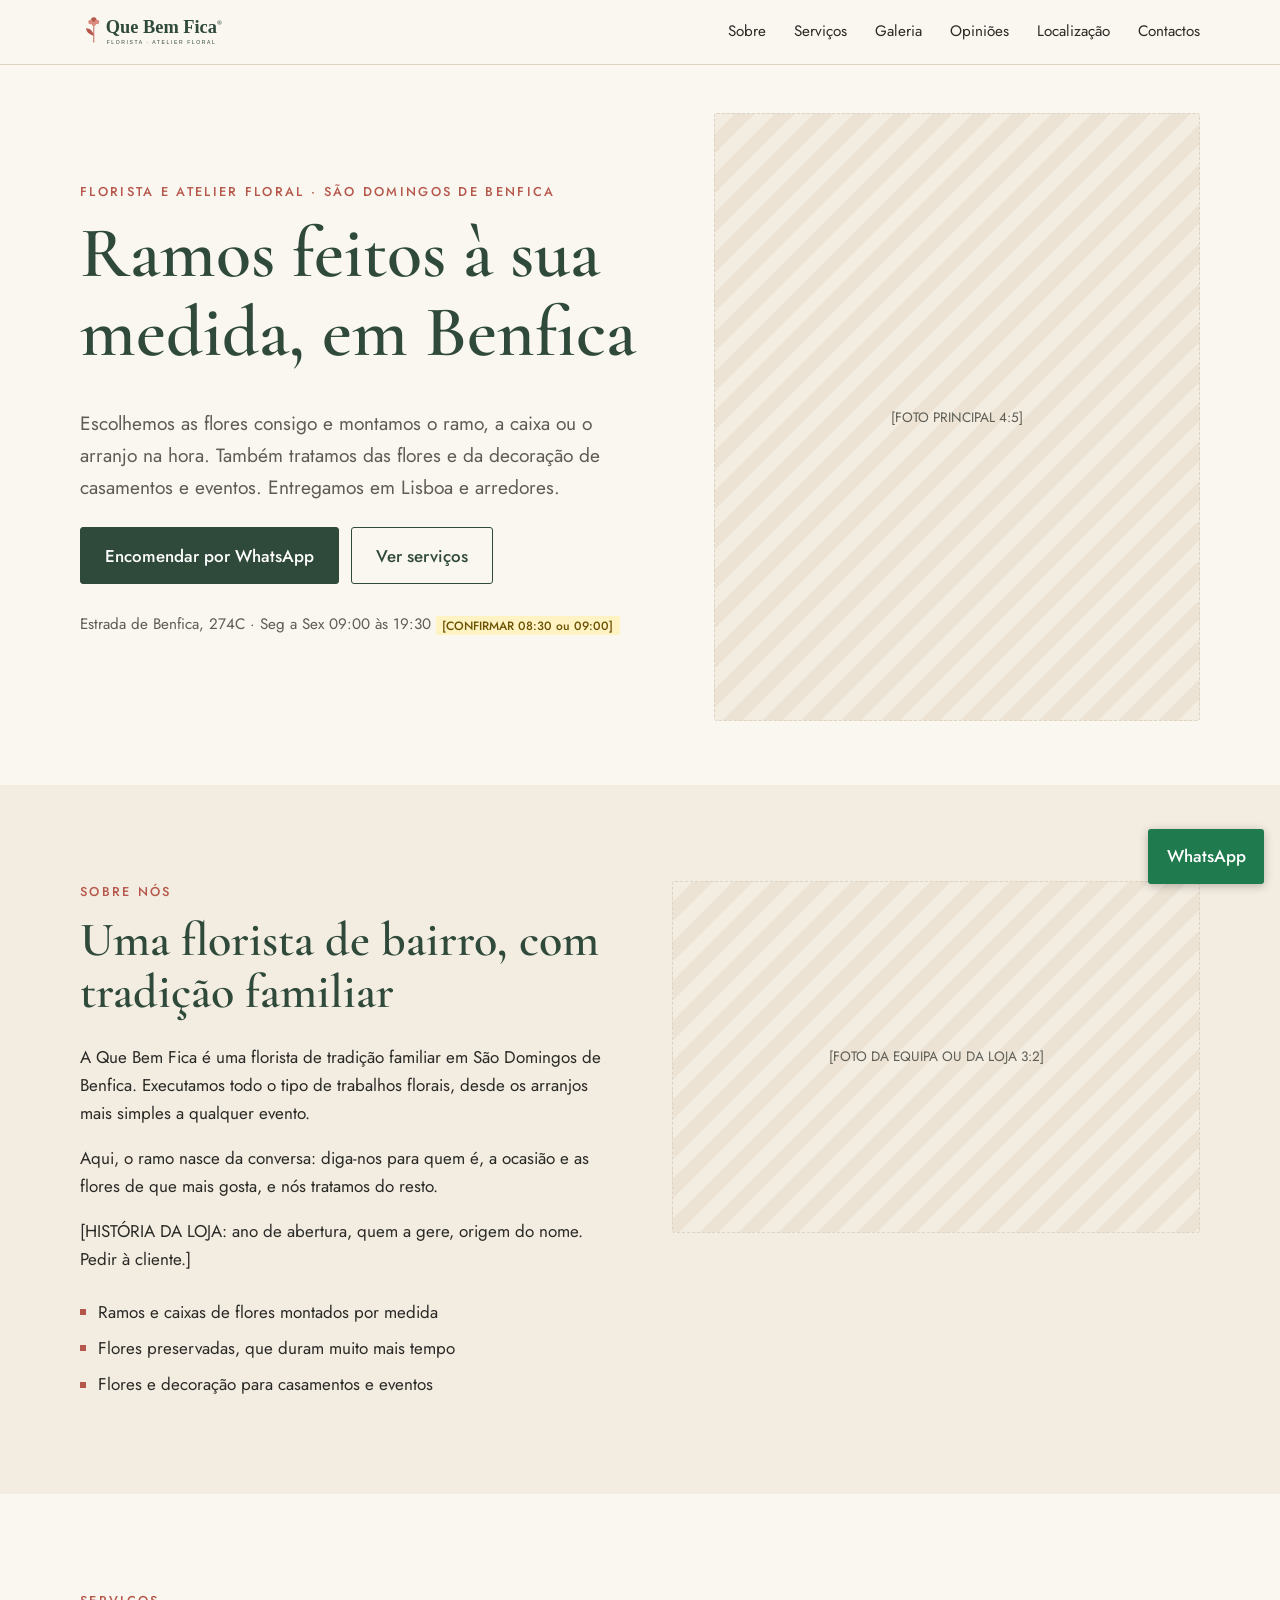
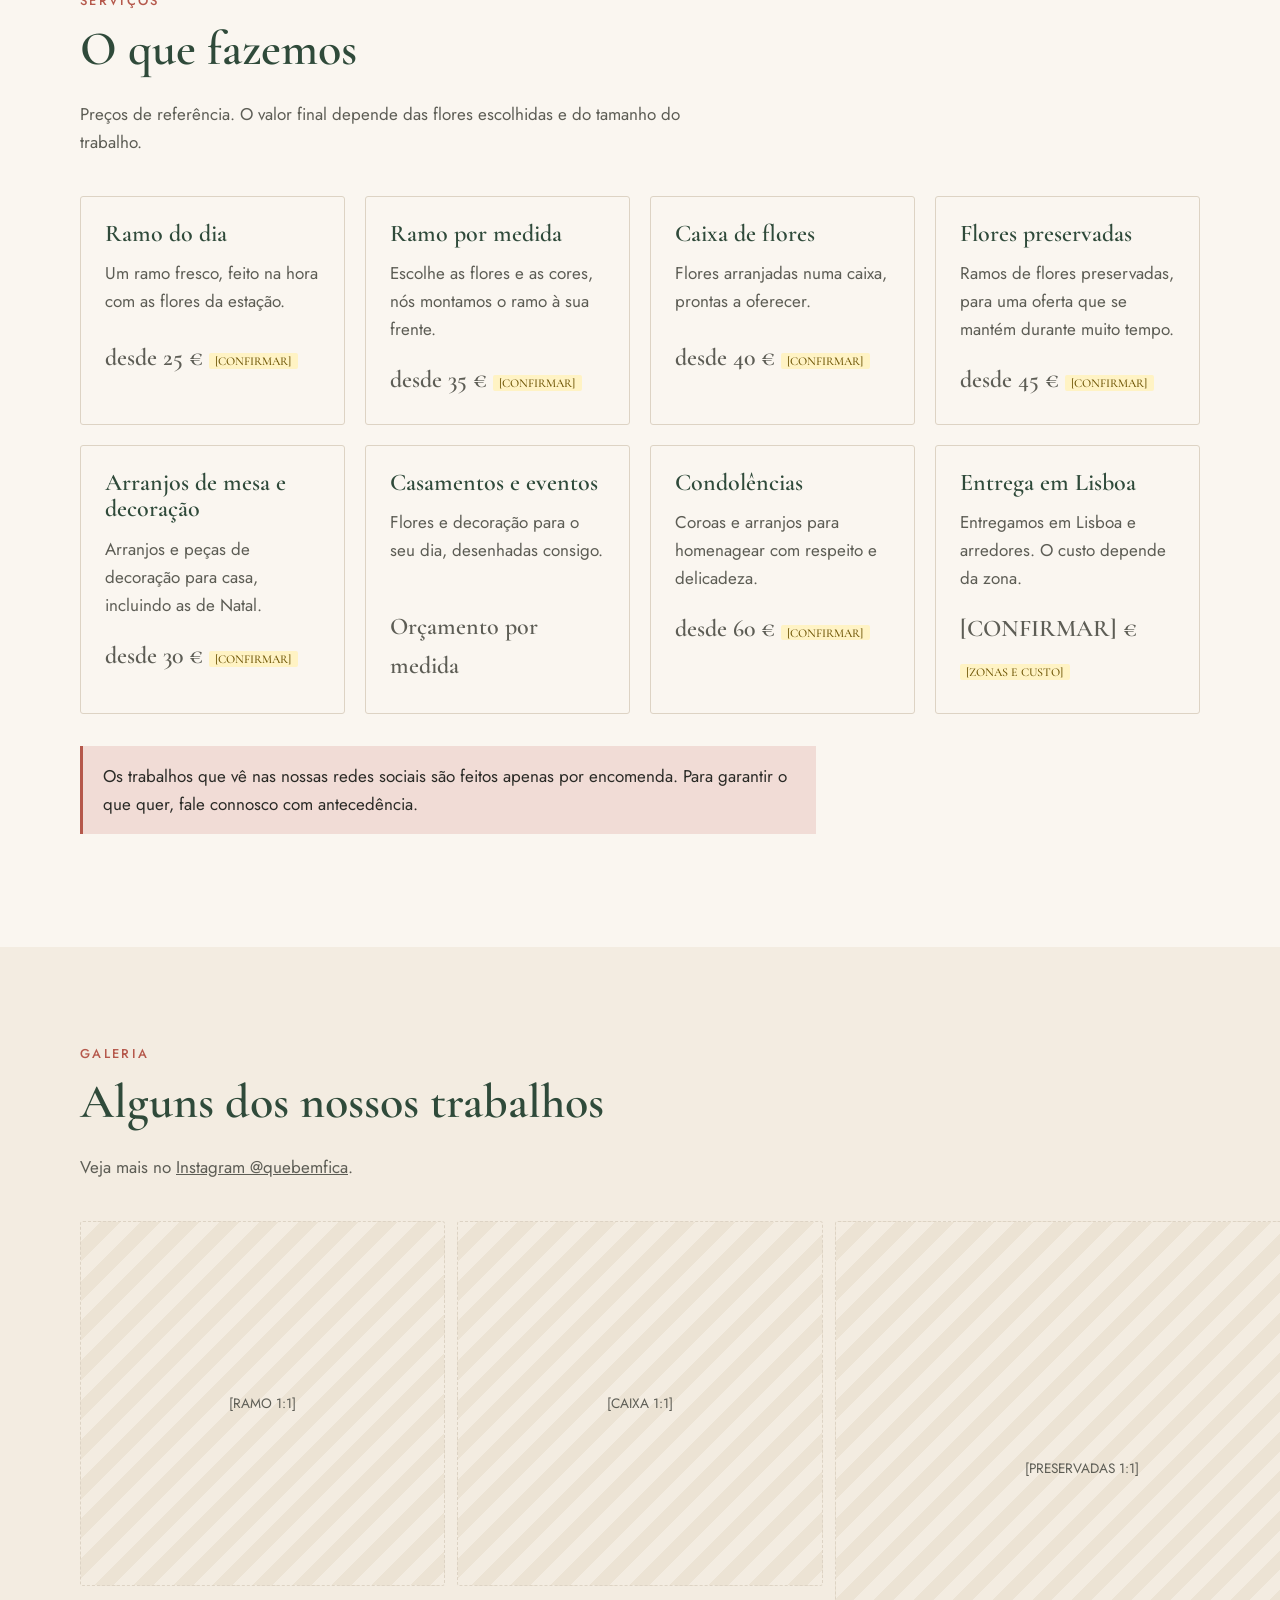
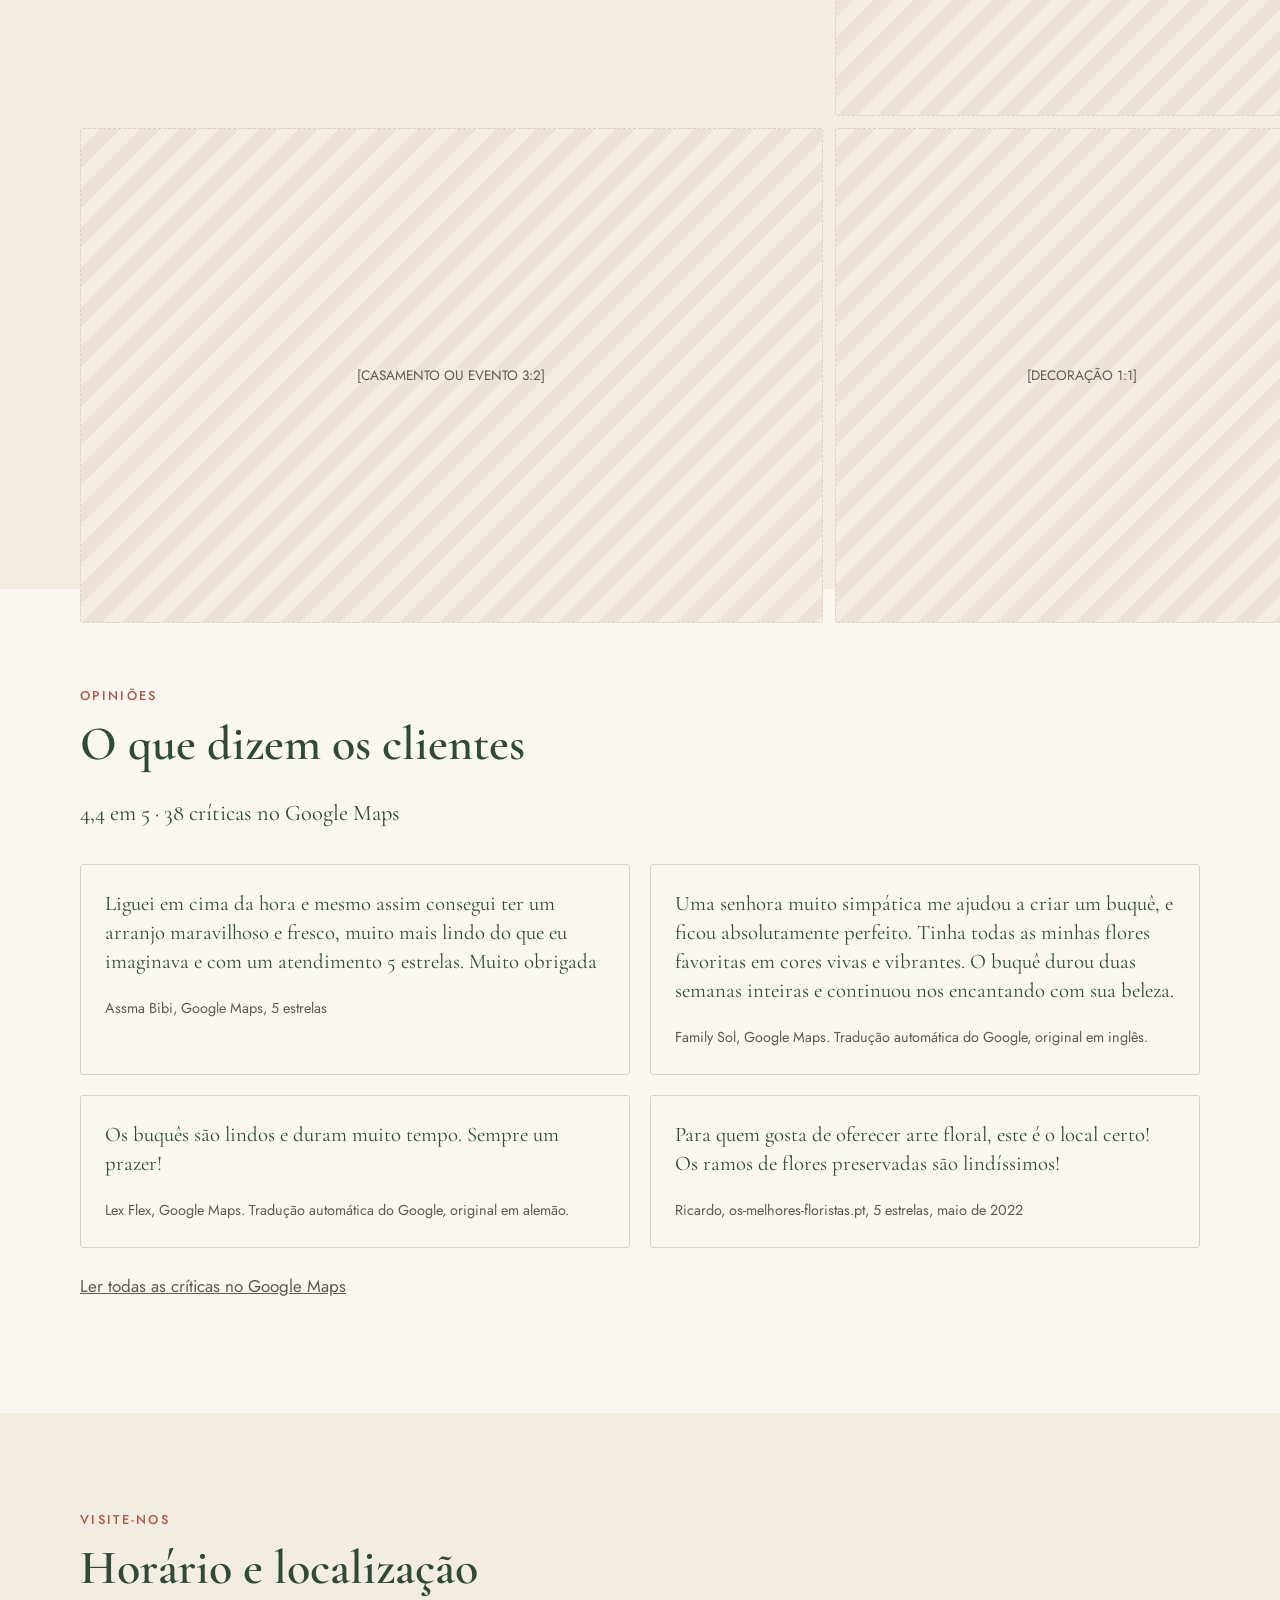
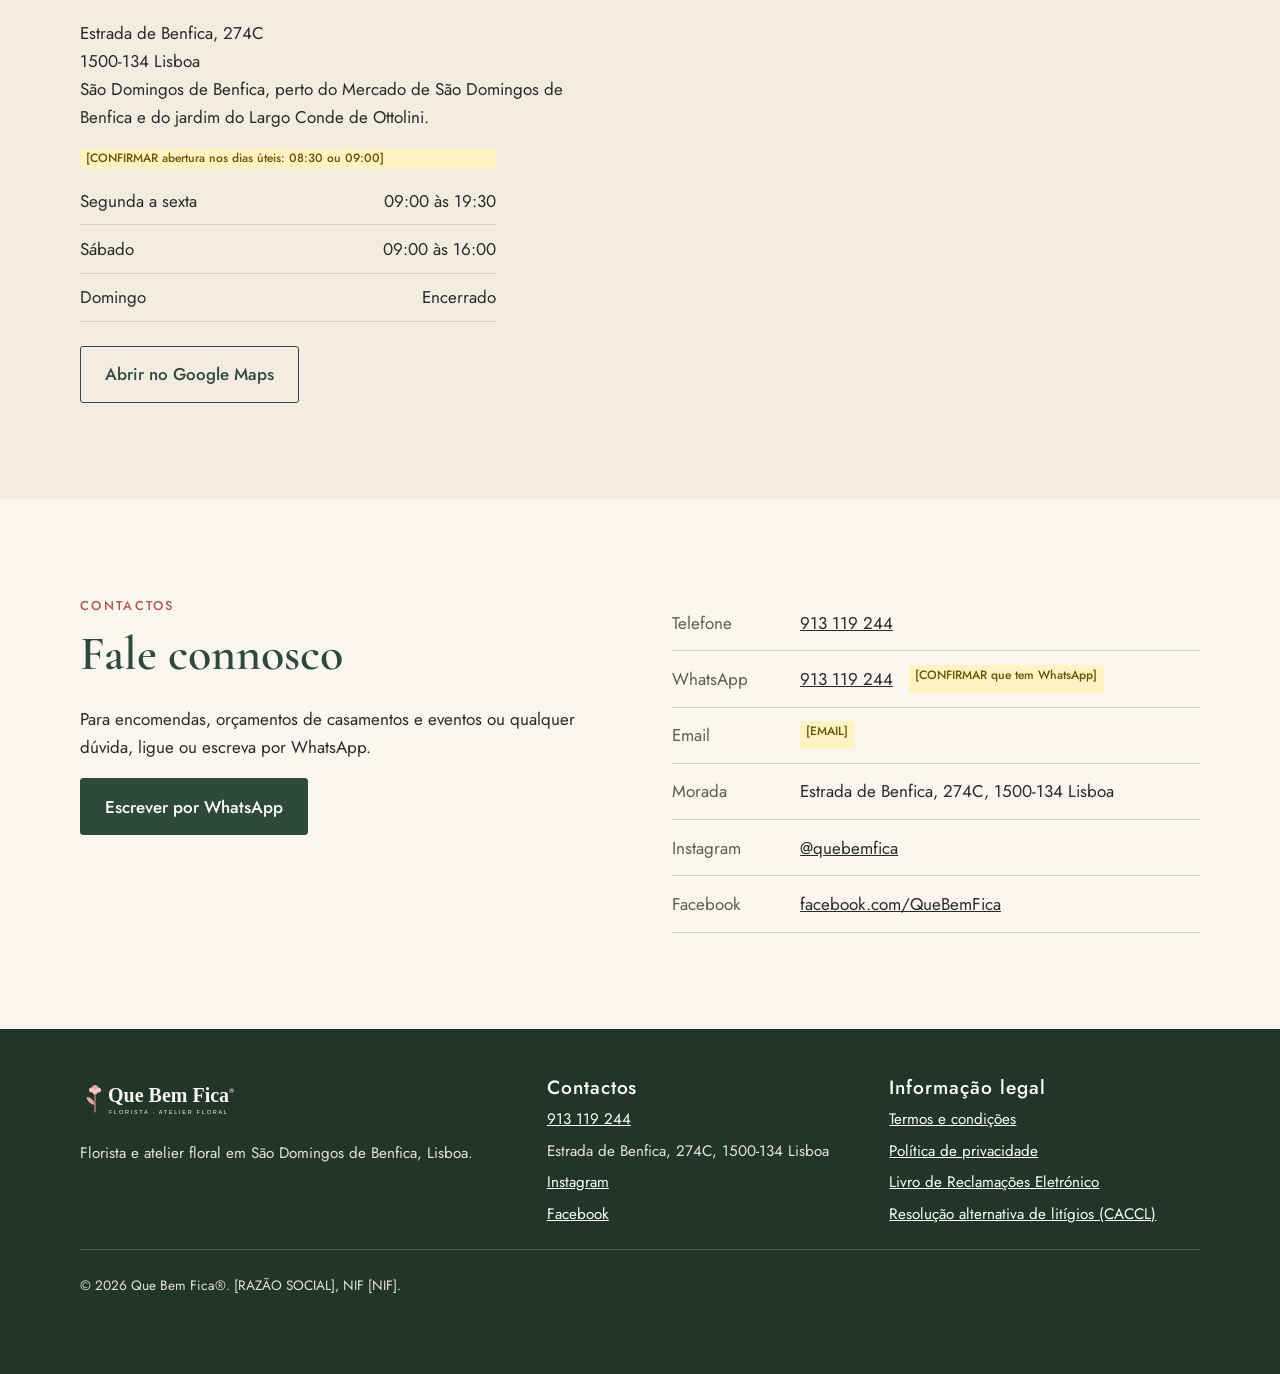
<file: index.html>
<!DOCTYPE html>
<html lang="pt-PT">
<head>
  <meta charset="utf-8">
  <meta name="viewport" content="width=device-width, initial-scale=1">
  <title>Que Bem Fica | Florista em São Domingos de Benfica, Lisboa</title>
  <meta name="description" content="Florista e atelier de arte floral em São Domingos de Benfica, Lisboa. Ramos por medida, caixas de flores, flores preservadas, casamentos e eventos. Entregas em Lisboa e arredores.">
  <link rel="canonical" href="https://www.quebemfica.pt/"><!-- [CONFIRMAR] trocar pelo domínio final -->
  <meta property="og:title" content="Que Bem Fica | Florista em São Domingos de Benfica">
  <meta property="og:description" content="Ramos por medida, caixas de flores, flores preservadas, casamentos e eventos em Lisboa.">
  <meta property="og:type" content="website">
  <meta property="og:locale" content="pt_PT">
  <meta name="theme-color" content="#2f4a3a">
  <link rel="icon" href="assets/logo-claro.svg" type="image/svg+xml">

  <link rel="preconnect" href="https://fonts.googleapis.com">
  <link rel="preconnect" href="https://fonts.gstatic.com" crossorigin>
  <link href="https://fonts.googleapis.com/css2?family=Cormorant+Garamond:wght@500;600&family=Jost:wght@400;500&display=swap" rel="stylesheet">
  <link rel="stylesheet" href="style.css">

  <!-- Dados estruturados para o Google (SEO local). Atualizar se o horário ou os contactos mudarem. -->
  <script type="application/ld+json">
  {
    "@context": "https://schema.org",
    "@type": "Florist",
    "name": "Que Bem Fica",
    "description": "Florista e atelier de arte floral em São Domingos de Benfica, Lisboa.",
    "telephone": "+351913119244",
    "url": "https://www.quebemfica.pt/",
    "address": {
      "@type": "PostalAddress",
      "streetAddress": "Estrada de Benfica, 274C",
      "postalCode": "1500-134",
      "addressLocality": "Lisboa",
      "addressRegion": "Lisboa",
      "addressCountry": "PT"
    },
    "geo": { "@type": "GeoCoordinates", "latitude": 38.7443677, "longitude": -9.1781779 },
    "hasMap": "https://www.google.com/maps?cid=12050778561792157157",
    "openingHoursSpecification": [
      { "@type": "OpeningHoursSpecification", "dayOfWeek": ["Monday","Tuesday","Wednesday","Thursday","Friday"], "opens": "09:00", "closes": "19:30" },
      { "@type": "OpeningHoursSpecification", "dayOfWeek": "Saturday", "opens": "09:00", "closes": "16:00" }
    ],
    "sameAs": [
      "https://www.instagram.com/quebemfica/",
      "https://www.facebook.com/QueBemFica/"
    ]
  }
  </script>
</head>
<body>
  <a class="salto" href="#conteudo">Saltar para o conteúdo</a>

  <header class="topo">
    <div class="wrap">
      <a href="#inicio" aria-label="Que Bem Fica, início"><img src="assets/logo-claro.svg" alt="Que Bem Fica" width="147" height="44"></a>
      <button class="menu-btn" aria-expanded="false" aria-controls="menu">Menu</button>
      <nav id="menu" class="menu" aria-label="Principal">
        <a href="#sobre">Sobre</a>
        <a href="#servicos">Serviços</a>
        <a href="#galeria">Galeria</a>
        <a href="#opinioes">Opiniões</a>
        <a href="#localizacao">Localização</a>
        <a href="#contactos">Contactos</a>
      </nav>
    </div>
  </header>

  <main id="conteudo">

    <!-- 1. HERO -->
    <section class="hero" id="inicio">
      <div class="wrap">
        <div>
          <p class="etiqueta">Florista e atelier floral · São Domingos de Benfica</p>
          <h1>Ramos feitos à sua medida, em Benfica</h1>
          <p class="sub">Escolhemos as flores consigo e montamos o ramo, a caixa ou o arranjo na hora. Também tratamos das flores e da decoração de casamentos e eventos. Entregamos em Lisboa e arredores.</p>
          <div class="acoes">
            <a class="btn btn-principal" href="https://wa.me/351913119244?text=Ol%C3%A1%2C%20gostava%20de%20encomendar%20flores.">Encomendar por WhatsApp</a>
            <a class="btn btn-sec" href="#servicos">Ver serviços</a>
          </div>
          <p class="hero-info">Estrada de Benfica, 274C · Seg a Sex 09:00 às 19:30 <span class="confirmar">[CONFIRMAR 08:30 ou 09:00]</span></p>
        </div>
        <!-- Foto real da loja ou de um ramo (formato 4:5) -->
        <div class="foto p-4x5" role="img" aria-label="Espaço reservado para foto da loja ou de um ramo">[FOTO PRINCIPAL 4:5]</div>
      </div>
    </section>

    <!-- 2. SOBRE NÓS -->
    <section class="sobre alt" id="sobre">
      <div class="wrap">
        <div class="revelar">
          <p class="etiqueta">Sobre nós</p>
          <h2>Uma florista de bairro, com tradição familiar</h2>
          <p>A Que Bem Fica é uma florista de tradição familiar em São Domingos de Benfica. Executamos todo o tipo de trabalhos florais, desde os arranjos mais simples a qualquer evento.</p>
          <p>Aqui, o ramo nasce da conversa: diga-nos para quem é, a ocasião e as flores de que mais gosta, e nós tratamos do resto.</p>
          <p>[HISTÓRIA DA LOJA: ano de abertura, quem a gere, origem do nome. Pedir à cliente.]</p>
          <ul class="destaques">
            <li>Ramos e caixas de flores montados por medida</li>
            <li>Flores preservadas, que duram muito mais tempo</li>
            <li>Flores e decoração para casamentos e eventos</li>
          </ul>
        </div>
        <!-- Foto da equipa ou do interior (formato 3:2) -->
        <div class="foto p-3x2 revelar" role="img" aria-label="Espaço reservado para foto da equipa ou do interior da loja">[FOTO DA EQUIPA OU DA LOJA 3:2]</div>
      </div>
    </section>

    <!-- 3. SERVIÇOS -->
    <section id="servicos">
      <div class="wrap">
        <p class="etiqueta">Serviços</p>
        <h2>O que fazemos</h2>
        <p class="intro">Preços de referência. O valor final depende das flores escolhidas e do tamanho do trabalho.</p>

        <!-- Para alterar um preço, edite o valor dentro de <p class="preco"> e retire a etiqueta "confirmar" quando estiver validado. -->
        <ul class="cartoes">
          <li class="cartao revelar">
            <h3>Ramo do dia</h3>
            <p>Um ramo fresco, feito na hora com as flores da estação.</p>
            <p class="preco">desde 25 € <span class="confirmar">[CONFIRMAR]</span></p>
          </li>
          <li class="cartao revelar">
            <h3>Ramo por medida</h3>
            <p>Escolhe as flores e as cores, nós montamos o ramo à sua frente.</p>
            <p class="preco">desde 35 € <span class="confirmar">[CONFIRMAR]</span></p>
          </li>
          <li class="cartao revelar">
            <h3>Caixa de flores</h3>
            <p>Flores arranjadas numa caixa, prontas a oferecer.</p>
            <p class="preco">desde 40 € <span class="confirmar">[CONFIRMAR]</span></p>
          </li>
          <li class="cartao revelar">
            <h3>Flores preservadas</h3>
            <p>Ramos de flores preservadas, para uma oferta que se mantém durante muito tempo.</p>
            <p class="preco">desde 45 € <span class="confirmar">[CONFIRMAR]</span></p>
          </li>
          <li class="cartao revelar">
            <h3>Arranjos de mesa e decoração</h3>
            <p>Arranjos e peças de decoração para casa, incluindo as de Natal.</p>
            <p class="preco">desde 30 € <span class="confirmar">[CONFIRMAR]</span></p>
          </li>
          <li class="cartao revelar">
            <h3>Casamentos e eventos</h3>
            <p>Flores e decoração para o seu dia, desenhadas consigo.</p>
            <p class="preco">Orçamento por medida</p>
          </li>
          <li class="cartao revelar">
            <h3>Condolências</h3>
            <p>Coroas e arranjos para homenagear com respeito e delicadeza.</p>
            <p class="preco">desde 60 € <span class="confirmar">[CONFIRMAR]</span></p>
          </li>
          <li class="cartao revelar">
            <h3>Entrega em Lisboa</h3>
            <p>Entregamos em Lisboa e arredores. O custo depende da zona.</p>
            <p class="preco">[CONFIRMAR] € <span class="confirmar">[ZONAS E CUSTO]</span></p>
          </li>
        </ul>

        <p class="nota">Os trabalhos que vê nas nossas redes sociais são feitos apenas por encomenda. Para garantir o que quer, fale connosco com antecedência.</p>
      </div>
    </section>

    <!-- 4. GALERIA -->
    <section class="alt" id="galeria">
      <div class="wrap">
        <p class="etiqueta">Galeria</p>
        <h2>Alguns dos nossos trabalhos</h2>
        <p class="intro">Veja mais no <a href="https://www.instagram.com/quebemfica/" rel="noopener">Instagram @quebemfica</a>.</p>
        <!-- Trocar cada .foto por <img src="assets/trabalho-1.jpg" alt="..." width="800" height="1000" loading="lazy"> -->
        <div class="galeria">
          <div class="foto p-1x1 revelar" role="img" aria-label="Espaço reservado para foto de ramo">[RAMO 1:1]</div>
          <div class="foto p-1x1 revelar" role="img" aria-label="Espaço reservado para foto de caixa de flores">[CAIXA 1:1]</div>
          <div class="foto p-1x1 revelar" role="img" aria-label="Espaço reservado para foto de flores preservadas">[PRESERVADAS 1:1]</div>
          <div class="foto p-3x2 largo revelar" role="img" aria-label="Espaço reservado para foto de casamento ou evento">[CASAMENTO OU EVENTO 3:2]</div>
          <div class="foto p-1x1 revelar" role="img" aria-label="Espaço reservado para foto de decoração">[DECORAÇÃO 1:1]</div>
        </div>
      </div>
    </section>

    <!-- 5. OPINIÕES (reais, do Google e de um diretório). Confirmar autorização da cliente para as mostrar. -->
    <section id="opinioes">
      <div class="wrap">
        <p class="etiqueta">Opiniões</p>
        <h2>O que dizem os clientes</h2>
        <p class="classificacao">4,4 em 5 · 38 críticas no Google Maps</p>
        <ul class="testemunhos">
          <li class="revelar"><blockquote>
            <p>Liguei em cima da hora e mesmo assim consegui ter um arranjo maravilhoso e fresco, muito mais lindo do que eu imaginava e com um atendimento 5 estrelas. Muito obrigada</p>
            <footer>Assma Bibi, Google Maps, 5 estrelas</footer>
          </blockquote></li>
          <li class="revelar"><blockquote>
            <p>Uma senhora muito simpática me ajudou a criar um buquê, e ficou absolutamente perfeito. Tinha todas as minhas flores favoritas em cores vivas e vibrantes. O buquê durou duas semanas inteiras e continuou nos encantando com sua beleza.</p>
            <footer>Family Sol, Google Maps. Tradução automática do Google, original em inglês.</footer>
          </blockquote></li>
          <li class="revelar"><blockquote>
            <p>Os buquês são lindos e duram muito tempo. Sempre um prazer!</p>
            <footer>Lex Flex, Google Maps. Tradução automática do Google, original em alemão.</footer>
          </blockquote></li>
          <li class="revelar"><blockquote>
            <p>Para quem gosta de oferecer arte floral, este é o local certo! Os ramos de flores preservadas são lindíssimos!</p>
            <footer>Ricardo, os-melhores-floristas.pt, 5 estrelas, maio de 2022</footer>
          </blockquote></li>
        </ul>
        <p class="intro" style="margin-top:1.5rem"><a href="https://www.google.com/maps?cid=12050778561792157157" rel="noopener">Ler todas as críticas no Google Maps</a></p>
      </div>
    </section>

    <!-- 6. HORÁRIO E LOCALIZAÇÃO -->
    <section class="local alt" id="localizacao">
      <div class="wrap">
        <div class="revelar">
          <p class="etiqueta">Visite-nos</p>
          <h2>Horário e localização</h2>
          <p>Estrada de Benfica, 274C<br>1500-134 Lisboa<br>São Domingos de Benfica, perto do Mercado de São Domingos de Benfica e do jardim do Largo Conde de Ottolini.</p>
          <!-- Horário: alterar aqui e também no bloco de dados estruturados no topo do ficheiro. -->
          <table class="horario">
            <caption class="confirmar" style="text-align:left;margin-bottom:.5rem;display:table-caption">[CONFIRMAR abertura nos dias úteis: 08:30 ou 09:00]</caption>
            <tr><th scope="row">Segunda a sexta</th><td>09:00 às 19:30</td></tr>
            <tr><th scope="row">Sábado</th><td>09:00 às 16:00</td></tr>
            <tr><th scope="row">Domingo</th><td>Encerrado</td></tr>
          </table>
          <a class="btn btn-sec" href="https://www.google.com/maps?cid=12050778561792157157" rel="noopener">Abrir no Google Maps</a>
        </div>
        <div class="mapa revelar">
          <iframe title="Mapa com a localização da Que Bem Fica" loading="lazy" referrerpolicy="no-referrer-when-downgrade"
            src="https://www.google.com/maps?q=Que+Bem+Fica,+Estrada+de+Benfica+274C,+1500-134+Lisboa&amp;output=embed"></iframe>
        </div>
      </div>
    </section>

    <!-- 7. CONTACTOS -->
    <section class="contactos" id="contactos">
      <div class="wrap">
        <div class="revelar">
          <p class="etiqueta">Contactos</p>
          <h2>Fale connosco</h2>
          <p>Para encomendas, orçamentos de casamentos e eventos ou qualquer dúvida, ligue ou escreva por WhatsApp.</p>
          <a class="btn btn-principal" href="https://wa.me/351913119244?text=Ol%C3%A1%2C%20gostava%20de%20encomendar%20flores.">Escrever por WhatsApp</a>
        </div>
        <ul class="lista-contacto revelar">
          <li><span class="k">Telefone</span><a href="tel:+351913119244">913 119 244</a></li>
          <li><span class="k">WhatsApp</span><a href="https://wa.me/351913119244">913 119 244</a> <span class="confirmar">[CONFIRMAR que tem WhatsApp]</span></li>
          <li><span class="k">Email</span><span class="confirmar">[EMAIL]</span></li>
          <li><span class="k">Morada</span>Estrada de Benfica, 274C, 1500-134 Lisboa</li>
          <li><span class="k">Instagram</span><a href="https://www.instagram.com/quebemfica/" rel="noopener">@quebemfica</a></li>
          <li><span class="k">Facebook</span><a href="https://www.facebook.com/QueBemFica/" rel="noopener">facebook.com/QueBemFica</a></li>
        </ul>
      </div>
    </section>
  </main>

  <footer class="rodape">
    <div class="wrap">
      <div>
        <img src="assets/logo-escuro.svg" alt="Que Bem Fica" width="160" height="48" loading="lazy">
        <p>Florista e atelier floral em São Domingos de Benfica, Lisboa.</p>
      </div>
      <div>
        <h2>Contactos</h2>
        <ul>
          <li><a href="tel:+351913119244">913 119 244</a></li>
          <li>Estrada de Benfica, 274C, 1500-134 Lisboa</li>
          <li><a href="https://www.instagram.com/quebemfica/" rel="noopener">Instagram</a></li>
          <li><a href="https://www.facebook.com/QueBemFica/" rel="noopener">Facebook</a></li>
        </ul>
      </div>
      <div>
        <h2>Informação legal</h2>
        <ul>
          <li><a href="termos.html">Termos e condições</a></li>
          <li><a href="privacidade.html">Política de privacidade</a></li>
          <li><a href="https://www.livroreclamacoes.pt" rel="noopener">Livro de Reclamações Eletrónico</a></li>
          <li><a href="https://www.centroarbitragemlisboa.pt" rel="noopener">Resolução alternativa de litígios (CACCL)</a></li>
        </ul>
      </div>
    </div>
    <div class="wrap legal">
      <p>© <span id="ano">2026</span> Que Bem Fica®. [RAZÃO SOCIAL], NIF [NIF].</p>
    </div>
  </footer>

  <a class="whatsapp" href="https://wa.me/351913119244?text=Ol%C3%A1%2C%20gostava%20de%20encomendar%20flores." aria-label="Falar por WhatsApp">WhatsApp</a>

  <script src="script.js"></script>
</body>
</html>
</file>
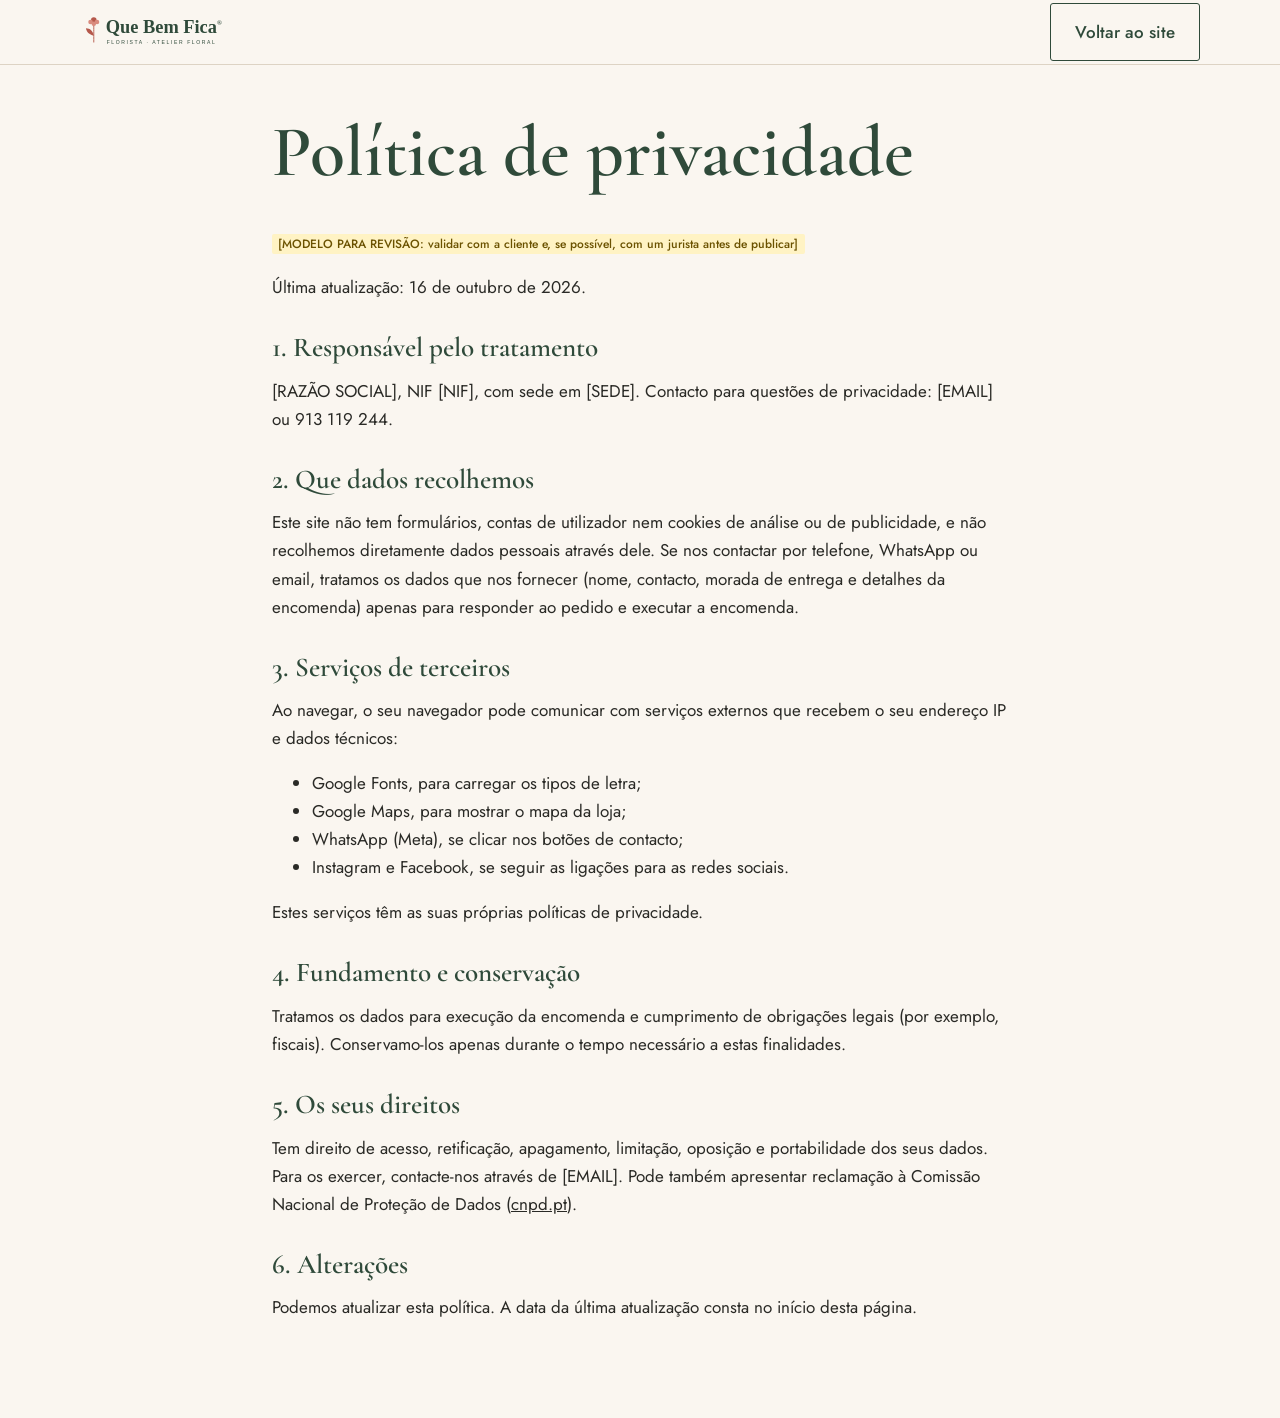
<file: privacidade.html>
<!DOCTYPE html>
<html lang="pt-PT">
<head>
  <meta charset="utf-8">
  <meta name="viewport" content="width=device-width, initial-scale=1">
  <title>Política de privacidade | Que Bem Fica</title>
  <meta name="description" content="Política de privacidade e proteção de dados (RGPD) do site da florista Que Bem Fica, em São Domingos de Benfica, Lisboa.">
  <meta name="robots" content="index,follow">
  <link rel="icon" href="assets/logo-claro.svg" type="image/svg+xml">
  <link rel="preconnect" href="https://fonts.googleapis.com">
  <link rel="preconnect" href="https://fonts.gstatic.com" crossorigin>
  <link href="https://fonts.googleapis.com/css2?family=Cormorant+Garamond:wght@500;600&family=Jost:wght@400;500&display=swap" rel="stylesheet">
  <link rel="stylesheet" href="style.css">
</head>
<body>
  <header class="topo"><div class="wrap">
    <a href="index.html" aria-label="Que Bem Fica, início"><img src="assets/logo-claro.svg" alt="Que Bem Fica" width="147" height="44"></a>
    <a class="btn btn-sec" href="index.html">Voltar ao site</a>
  </div></header>

  <main class="legal-pagina"><div class="wrap">
    <h1>Política de privacidade</h1>
    <p><span class="confirmar">[MODELO PARA REVISÃO: validar com a cliente e, se possível, com um jurista antes de publicar]</span></p>
    <p>Última atualização: 16 de outubro de 2026.</p>

    <h2>1. Responsável pelo tratamento</h2>
    <p>[RAZÃO SOCIAL], NIF [NIF], com sede em [SEDE]. Contacto para questões de privacidade: [EMAIL] ou 913 119 244.</p>

    <h2>2. Que dados recolhemos</h2>
    <p>Este site não tem formulários, contas de utilizador nem cookies de análise ou de publicidade, e não recolhemos diretamente dados pessoais através dele. Se nos contactar por telefone, WhatsApp ou email, tratamos os dados que nos fornecer (nome, contacto, morada de entrega e detalhes da encomenda) apenas para responder ao pedido e executar a encomenda.</p>

    <h2>3. Serviços de terceiros</h2>
    <p>Ao navegar, o seu navegador pode comunicar com serviços externos que recebem o seu endereço IP e dados técnicos:</p>
    <ul>
      <li>Google Fonts, para carregar os tipos de letra;</li>
      <li>Google Maps, para mostrar o mapa da loja;</li>
      <li>WhatsApp (Meta), se clicar nos botões de contacto;</li>
      <li>Instagram e Facebook, se seguir as ligações para as redes sociais.</li>
    </ul>
    <p>Estes serviços têm as suas próprias políticas de privacidade.</p>

    <h2>4. Fundamento e conservação</h2>
    <p>Tratamos os dados para execução da encomenda e cumprimento de obrigações legais (por exemplo, fiscais). Conservamo-los apenas durante o tempo necessário a estas finalidades.</p>

    <h2>5. Os seus direitos</h2>
    <p>Tem direito de acesso, retificação, apagamento, limitação, oposição e portabilidade dos seus dados. Para os exercer, contacte-nos através de [EMAIL]. Pode também apresentar reclamação à Comissão Nacional de Proteção de Dados (<a href="https://www.cnpd.pt" rel="noopener">cnpd.pt</a>).</p>

    <h2>6. Alterações</h2>
    <p>Podemos atualizar esta política. A data da última atualização consta no início desta página.</p>
  </div></main>
</body>
</html>
</file>
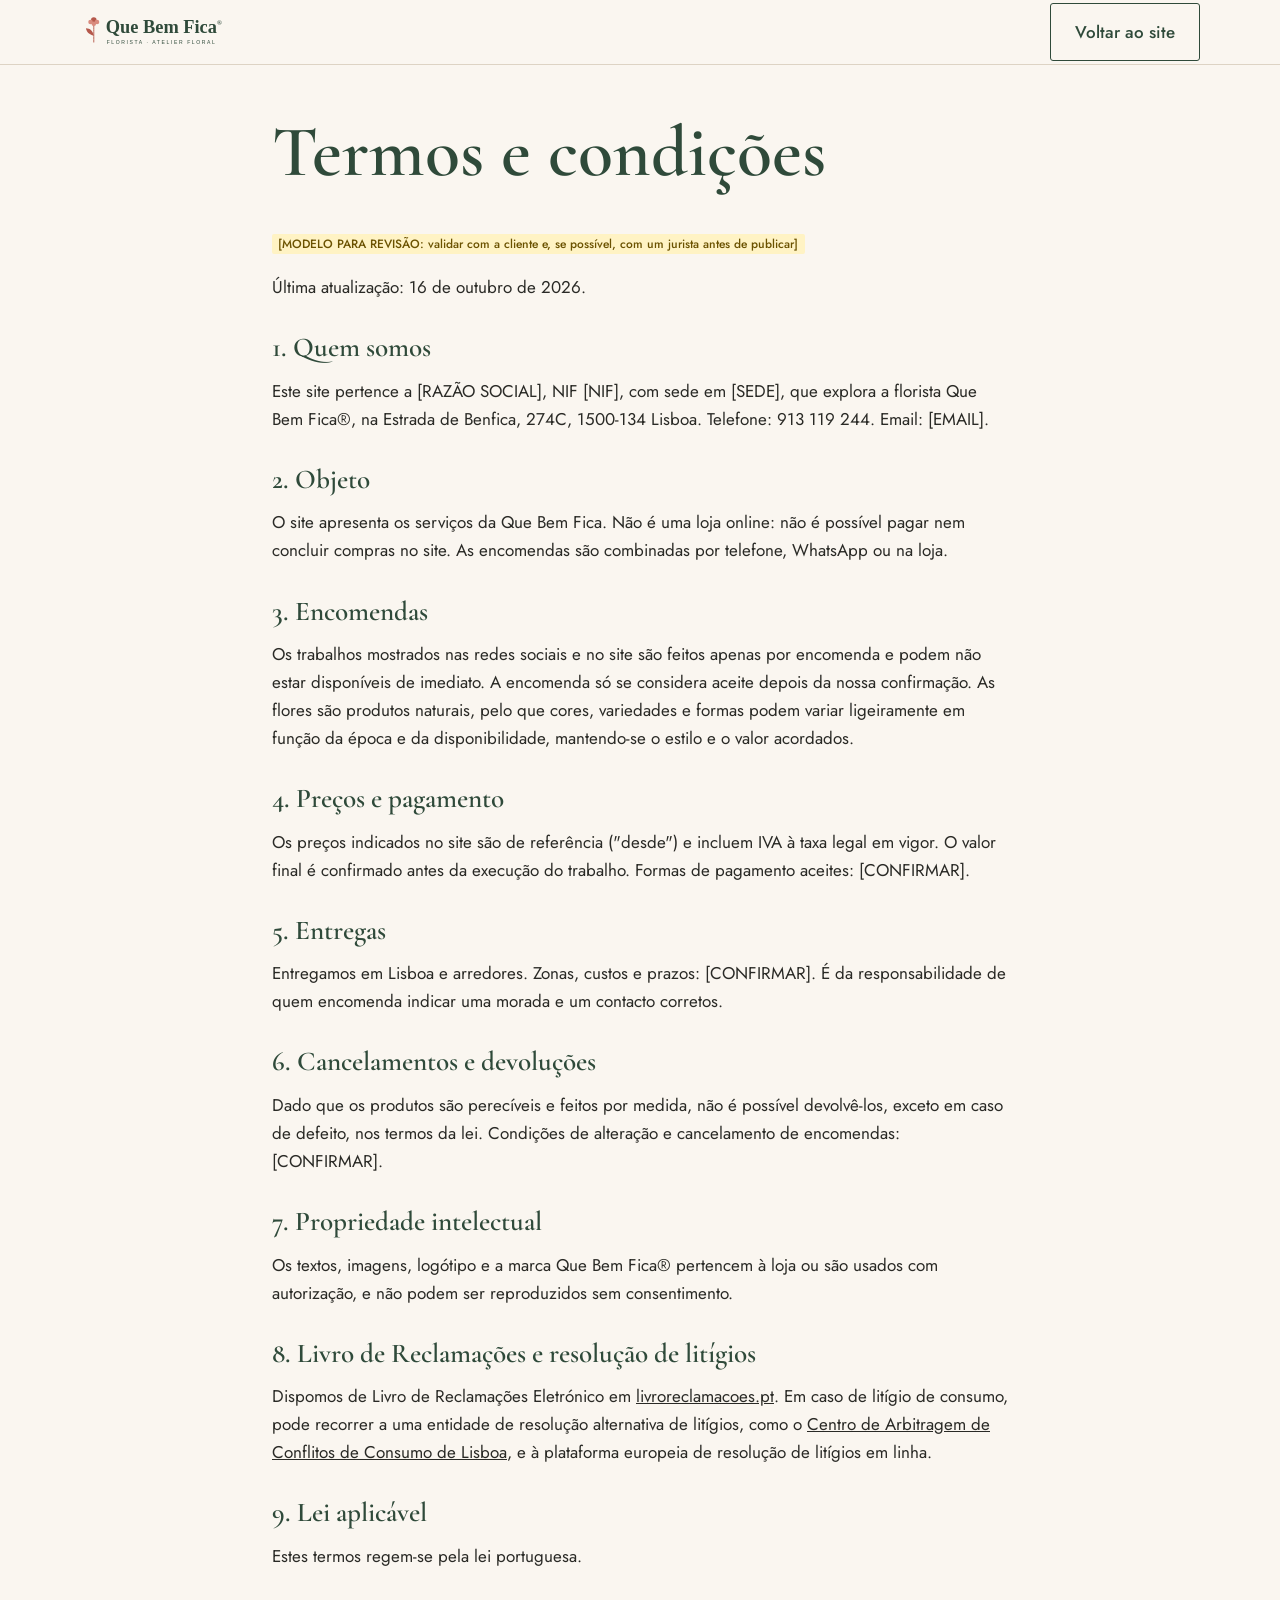
<file: termos.html>
<!DOCTYPE html>
<html lang="pt-PT">
<head>
  <meta charset="utf-8">
  <meta name="viewport" content="width=device-width, initial-scale=1">
  <title>Termos e condições | Que Bem Fica</title>
  <meta name="description" content="Termos e condições de utilização do site e de encomenda da florista Que Bem Fica, em São Domingos de Benfica, Lisboa.">
  <meta name="robots" content="index,follow">
  <link rel="icon" href="assets/logo-claro.svg" type="image/svg+xml">
  <link rel="preconnect" href="https://fonts.googleapis.com">
  <link rel="preconnect" href="https://fonts.gstatic.com" crossorigin>
  <link href="https://fonts.googleapis.com/css2?family=Cormorant+Garamond:wght@500;600&family=Jost:wght@400;500&display=swap" rel="stylesheet">
  <link rel="stylesheet" href="style.css">
</head>
<body>
  <header class="topo"><div class="wrap">
    <a href="index.html" aria-label="Que Bem Fica, início"><img src="assets/logo-claro.svg" alt="Que Bem Fica" width="147" height="44"></a>
    <a class="btn btn-sec" href="index.html">Voltar ao site</a>
  </div></header>

  <main class="legal-pagina"><div class="wrap">
    <h1>Termos e condições</h1>
    <p><span class="confirmar">[MODELO PARA REVISÃO: validar com a cliente e, se possível, com um jurista antes de publicar]</span></p>
    <p>Última atualização: 16 de outubro de 2026.</p>

    <h2>1. Quem somos</h2>
    <p>Este site pertence a [RAZÃO SOCIAL], NIF [NIF], com sede em [SEDE], que explora a florista Que Bem Fica®, na Estrada de Benfica, 274C, 1500-134 Lisboa. Telefone: 913 119 244. Email: [EMAIL].</p>

    <h2>2. Objeto</h2>
    <p>O site apresenta os serviços da Que Bem Fica. Não é uma loja online: não é possível pagar nem concluir compras no site. As encomendas são combinadas por telefone, WhatsApp ou na loja.</p>

    <h2>3. Encomendas</h2>
    <p>Os trabalhos mostrados nas redes sociais e no site são feitos apenas por encomenda e podem não estar disponíveis de imediato. A encomenda só se considera aceite depois da nossa confirmação. As flores são produtos naturais, pelo que cores, variedades e formas podem variar ligeiramente em função da época e da disponibilidade, mantendo-se o estilo e o valor acordados.</p>

    <h2>4. Preços e pagamento</h2>
    <p>Os preços indicados no site são de referência (&quot;desde&quot;) e incluem IVA à taxa legal em vigor. O valor final é confirmado antes da execução do trabalho. Formas de pagamento aceites: [CONFIRMAR].</p>

    <h2>5. Entregas</h2>
    <p>Entregamos em Lisboa e arredores. Zonas, custos e prazos: [CONFIRMAR]. É da responsabilidade de quem encomenda indicar uma morada e um contacto corretos.</p>

    <h2>6. Cancelamentos e devoluções</h2>
    <p>Dado que os produtos são perecíveis e feitos por medida, não é possível devolvê-los, exceto em caso de defeito, nos termos da lei. Condições de alteração e cancelamento de encomendas: [CONFIRMAR].</p>

    <h2>7. Propriedade intelectual</h2>
    <p>Os textos, imagens, logótipo e a marca Que Bem Fica® pertencem à loja ou são usados com autorização, e não podem ser reproduzidos sem consentimento.</p>

    <h2>8. Livro de Reclamações e resolução de litígios</h2>
    <p>Dispomos de Livro de Reclamações Eletrónico em <a href="https://www.livroreclamacoes.pt" rel="noopener">livroreclamacoes.pt</a>. Em caso de litígio de consumo, pode recorrer a uma entidade de resolução alternativa de litígios, como o <a href="https://www.centroarbitragemlisboa.pt" rel="noopener">Centro de Arbitragem de Conflitos de Consumo de Lisboa</a>, e à plataforma europeia de resolução de litígios em linha.</p>

    <h2>9. Lei aplicável</h2>
    <p>Estes termos regem-se pela lei portuguesa.</p>
  </div></main>
</body>
</html>
</file>
<file: style.css>
/* ==========================================================
   Que Bem Fica - folha de estilos
   Para mudar as cores do site, altere apenas as variáveis
   em :root. Mobile primeiro; os ajustes para ecrãs maiores
   estão no fim do ficheiro.
   ========================================================== */

:root {
  --verde: #2f4a3a;        /* cor principal (provisória, extrair do logótipo) */
  --verde-escuro: #213629;
  --rosa: #b5584b;         /* cor de destaque (provisória) */
  --rosa-claro: #f1dcd6;
  --creme: #faf6f0;        /* fundo */
  --creme-2: #f3ece1;      /* fundo alternativo */
  --texto: #2a2a26;
  --texto-suave: #5d5d55;
  --linha: #ddd3c4;
  --fonte-titulo: 'Cormorant Garamond', Georgia, serif;
  --fonte-texto: 'Jost', system-ui, -apple-system, 'Segoe UI', Arial, sans-serif;
  --largura: 1120px;
  --raio: 3px;
}

*, *::before, *::after { box-sizing: border-box; }
html { scroll-behavior: smooth; scroll-padding-top: 72px; }
body {
  margin: 0;
  font-family: var(--fonte-texto);
  font-size: 1.0625rem;
  line-height: 1.65;
  color: var(--texto);
  background: var(--creme);
  -webkit-font-smoothing: antialiased;
}
img, svg, iframe { max-width: 100%; display: block; }
a { color: inherit; }
h1, h2, h3 { font-family: var(--fonte-titulo); color: var(--verde); line-height: 1.1; margin: 0 0 .5em; font-weight: 600; }
h1 { font-size: clamp(2.5rem, 9vw, 4.5rem); }
h2 { font-size: clamp(2rem, 6vw, 3rem); }
h3 { font-size: 1.5rem; }
p { margin: 0 0 1em; }

.wrap { width: min(100% - 2.5rem, var(--largura)); margin-inline: auto; }
section { padding: 4.5rem 0; }
.alt { background: var(--creme-2); }
.etiqueta { font-size: .8rem; letter-spacing: .18em; text-transform: uppercase; color: var(--rosa); margin: 0 0 .75rem; font-weight: 500; }
.intro { max-width: 40rem; color: var(--texto-suave); }

:focus-visible { outline: 3px solid var(--rosa); outline-offset: 3px; }
.salto { position: absolute; left: -999px; top: 0; background: var(--verde); color: #fff; padding: .75rem 1rem; z-index: 100; }
.salto:focus { left: 0; }

/* Marcador para dados por confirmar. Remover a classe quando confirmado. */
.confirmar { background: #fff3c4; color: #6b5200; font-size: .75rem; padding: .05rem .4rem; border-radius: 2px; white-space: nowrap; font-weight: 500; }

/* Botões (cantos quase retos) */
.btn {
  display: inline-block; padding: .85rem 1.5rem; border-radius: var(--raio);
  font-weight: 500; text-decoration: none; border: 1.5px solid var(--verde);
  transition: background .2s, color .2s; text-align: center;
}
.btn-principal { background: var(--verde); color: #fff; }
.btn-principal:hover { background: var(--verde-escuro); }
.btn-sec { color: var(--verde); }
.btn-sec:hover { background: var(--verde); color: #fff; }

/* Cabeçalho */
.topo { position: sticky; top: 0; z-index: 50; background: rgba(250,246,240,.96); border-bottom: 1px solid var(--linha); }
.topo .wrap { display: flex; align-items: center; justify-content: space-between; min-height: 64px; }
.topo img { height: 44px; width: auto; }
.menu-btn { background: none; border: 1.5px solid var(--verde); color: var(--verde); padding: .45rem .9rem; border-radius: var(--raio); font: inherit; cursor: pointer; }
.menu { display: none; position: absolute; left: 0; right: 0; top: 100%; background: var(--creme); border-bottom: 1px solid var(--linha); padding: .5rem 1.25rem 1rem; }
.menu.aberto { display: block; }
.menu a { display: block; padding: .7rem 0; text-decoration: none; border-bottom: 1px solid var(--linha); }
.menu a:last-child { border: 0; }

/* Hero */
.hero { padding: 3rem 0 4rem; }
.hero .wrap { display: grid; gap: 2.5rem; }
.hero p.sub { font-size: 1.2rem; max-width: 34rem; color: var(--texto-suave); }
.hero .acoes { display: flex; flex-wrap: wrap; gap: .75rem; margin-top: 1.5rem; }
.hero-info { margin-top: 1.75rem; font-size: .95rem; color: var(--texto-suave); }

/* Espaços reservados para fotos reais.
   Para trocar: substituir o <div class="foto"> por <img src="assets/nome.jpg" alt="descrição" width="..." height="..." loading="lazy"> */
.foto {
  background: repeating-linear-gradient(135deg, var(--creme-2), var(--creme-2) 14px, #ece3d4 14px, #ece3d4 28px);
  border: 1px dashed var(--linha); border-radius: var(--raio);
  display: flex; align-items: center; justify-content: center; text-align: center;
  color: var(--texto-suave); font-size: .85rem; padding: 1rem;
}
.p-4x5 { aspect-ratio: 4/5; } .p-1x1 { aspect-ratio: 1/1; } .p-3x2 { aspect-ratio: 3/2; } .p-16x9 { aspect-ratio: 16/9; }

/* Sobre */
.sobre .wrap { display: grid; gap: 2.5rem; }
.destaques { list-style: none; padding: 0; margin: 1.5rem 0 0; display: grid; gap: .5rem; }
.destaques li { padding-left: 1.1rem; position: relative; }
.destaques li::before { content: ''; position: absolute; left: 0; top: .7em; width: 6px; height: 6px; background: var(--rosa); }

/* Serviços */
.cartoes { display: grid; gap: 1.25rem; margin-top: 2.5rem; padding: 0; list-style: none; }
.cartao { background: var(--creme); border: 1px solid var(--linha); border-radius: var(--raio); padding: 1.5rem; display: flex; flex-direction: column; }
.cartao p { color: var(--texto-suave); flex: 1; }
.preco { font-family: var(--fonte-titulo); font-size: 1.5rem; color: var(--rosa); font-weight: 600; margin: 0; }
.nota { margin-top: 2rem; padding: 1rem 1.25rem; border-left: 3px solid var(--rosa); background: var(--rosa-claro); max-width: 46rem; }

/* Galeria */
.galeria { display: grid; grid-template-columns: repeat(2, 1fr); gap: .75rem; margin-top: 2.5rem; }
.galeria .largo { grid-column: span 2; }

/* Testemunhos */
.classificacao { font-family: var(--fonte-titulo); font-size: 1.4rem; color: var(--verde); }
.testemunhos { display: grid; gap: 1.25rem; margin-top: 2rem; padding: 0; list-style: none; }
.testemunhos blockquote { margin: 0; background: var(--creme); border: 1px solid var(--linha); border-radius: var(--raio); padding: 1.5rem; height: 100%; }
.testemunhos blockquote p { font-family: var(--fonte-titulo); font-size: 1.3rem; line-height: 1.4; color: var(--verde); }
.testemunhos footer { font-size: .9rem; color: var(--texto-suave); }

/* Horário e localização */
.local .wrap { display: grid; gap: 2rem; }
.horario { width: 100%; max-width: 26rem; border-collapse: collapse; margin: 1rem 0 1.5rem; }
.horario th, .horario td { text-align: left; padding: .6rem 0; border-bottom: 1px solid var(--linha); font-weight: 400; }
.horario td { text-align: right; }
.mapa iframe { width: 100%; height: 340px; border: 0; border-radius: var(--raio); }

/* Contactos */
.contactos .wrap { display: grid; gap: 2rem; }
.lista-contacto { list-style: none; padding: 0; margin: 0; }
.lista-contacto li { padding: .85rem 0; border-bottom: 1px solid var(--linha); display: flex; flex-wrap: wrap; gap: .25rem 1rem; }
.lista-contacto span.k { min-width: 7rem; color: var(--texto-suave); }

/* Rodapé */
.rodape { background: var(--verde-escuro); color: #e8e2d6; padding: 3rem 0 6rem; font-size: .95rem; }
.rodape img { height: 48px; width: auto; margin-bottom: 1rem; }
.rodape .wrap { display: grid; gap: 2rem; }
.rodape a { color: #fff; }
.rodape ul { list-style: none; padding: 0; margin: 0; }
.rodape li { margin-bottom: .4rem; }
.rodape h2 { color: #fff; font-size: 1.2rem; font-family: var(--fonte-texto); font-weight: 500; letter-spacing: .05em; }
.rodape .legal { border-top: 1px solid rgba(255,255,255,.2); padding-top: 1.5rem; margin-top: 1rem; font-size: .85rem; }

/* Botão flutuante de WhatsApp */
.whatsapp {
  position: fixed; right: 1rem; bottom: 1rem; z-index: 60;
  background: #1f7a4d; color: #fff; text-decoration: none; font-weight: 500;
  padding: .85rem 1.15rem; border-radius: var(--raio); box-shadow: 0 2px 10px rgba(0,0,0,.25);
}
.whatsapp:hover { background: #17613c; }

/* Entrada suave ao fazer scroll (apenas fade, uma só animação no site) */
.revelar { opacity: 0; transform: translateY(12px); transition: opacity .6s ease, transform .6s ease; }
.revelar.visivel { opacity: 1; transform: none; }
@media (prefers-reduced-motion: reduce) {
  html { scroll-behavior: auto; }
  .revelar { opacity: 1; transform: none; transition: none; }
}

/* Páginas legais */
.legal-pagina { padding: 3rem 0 5rem; }
.legal-pagina .wrap { max-width: 46rem; }
.legal-pagina h2 { font-size: 1.7rem; margin-top: 2rem; }

/* ---------- Ecrãs maiores ---------- */
@media (min-width: 768px) {
  .menu-btn { display: none; }
  .menu { display: flex; position: static; background: none; border: 0; padding: 0; gap: 1.75rem; }
  .menu a { border: 0; padding: 0; font-size: .95rem; }
  .menu a:hover { color: var(--rosa); }
  .hero .wrap { grid-template-columns: 1.1fr .9fr; align-items: center; }
  .sobre .wrap, .local .wrap, .contactos .wrap { grid-template-columns: 1fr 1fr; align-items: start; gap: 4rem; }
  .cartoes { grid-template-columns: repeat(2, 1fr); }
  .galeria { grid-template-columns: repeat(3, 1fr); }
  .galeria .largo { grid-column: span 2; }
  .testemunhos { grid-template-columns: repeat(2, 1fr); }
  .rodape .wrap { grid-template-columns: 1.4fr 1fr 1fr; }
  .rodape { padding-bottom: 4rem; }
}
@media (min-width: 1024px) {
  .cartoes { grid-template-columns: repeat(4, 1fr); }
  section { padding: 6rem 0; }
}
</file>
